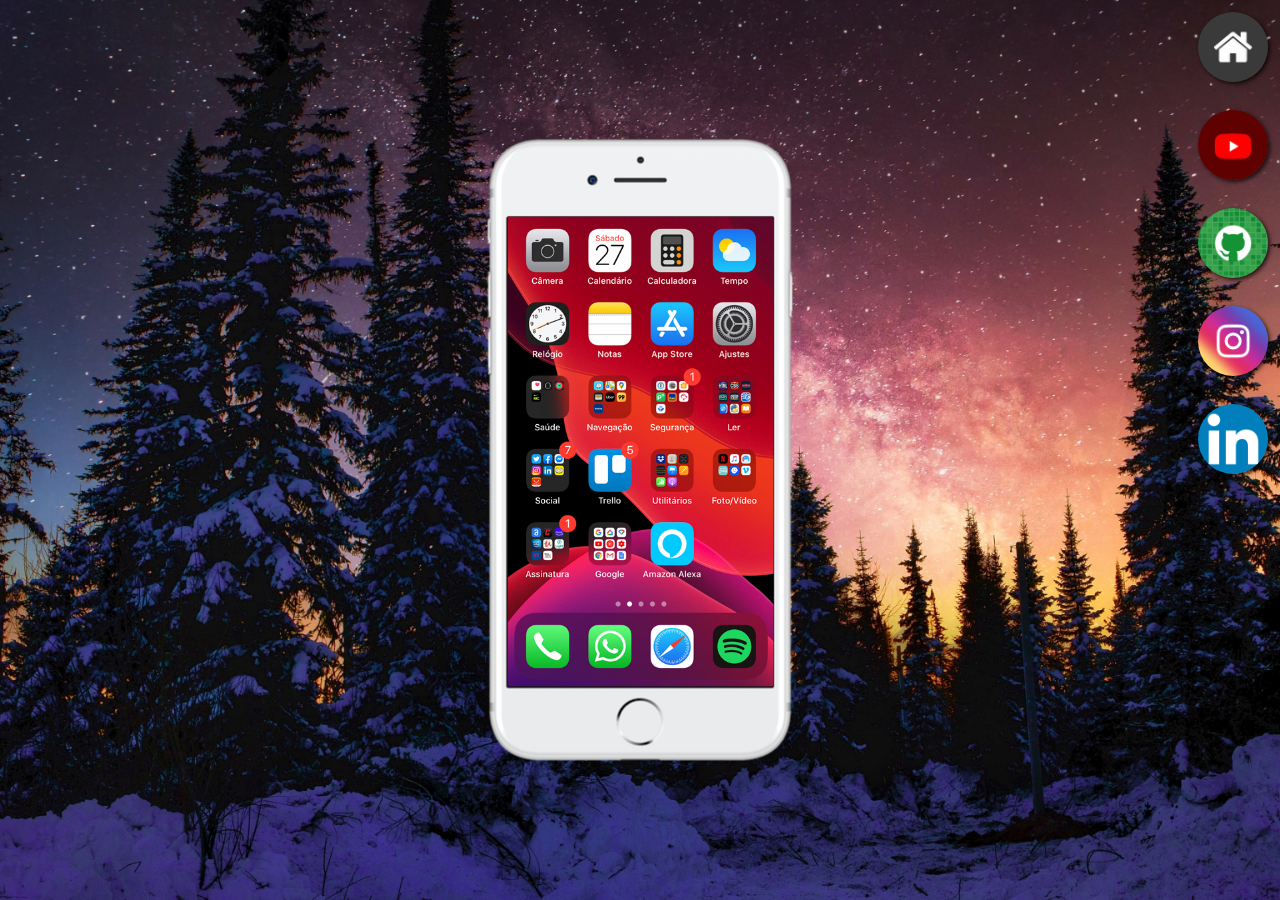
<file: index.html>
<!DOCTYPE html>
<html lang="pt-br">
<head>
    <meta charset="UTF-8">
    <meta name="viewport" content="width=device-width, initial-scale=1.0">
    <title>Projeto Redes Sociais</title>
    <link rel="shortcut icon" href="favicon.ico" type="image/x-icon">
    <link rel="stylesheet" href="estilos/style.css">
</head>
<body>
    <main>
        <section id="telefone">
            <iframe src="home.html" name="tela" id="tela" frameborder="0" name>Seu navegador não é compativel</iframe>
        </section>
        <section id="redes-sociais">
            <a href="home.html" target="tela"> <img src="imagens/logo-home.jpg" alt="Home"></a> <br>
            <a href="youtube.html" target="tela"> <img src="imagens/logo-youtube.jpg" alt="youtube"></a> <br>
            <a href="github.html" target="tela"> <img src="imagens/logo-github.jpg" alt="github"></a> <br>
            <a href="instagram.html" target="tela"> <img src="imagens/logo-instagram.jpg" alt="instagram"></a> <br>
            <a href="twitter.html" target="tela"><img src="imagens/logo-linkedin.png" alt="twitter"></a> <br>
        </section>
    </main>
</body>
</html>
</file>
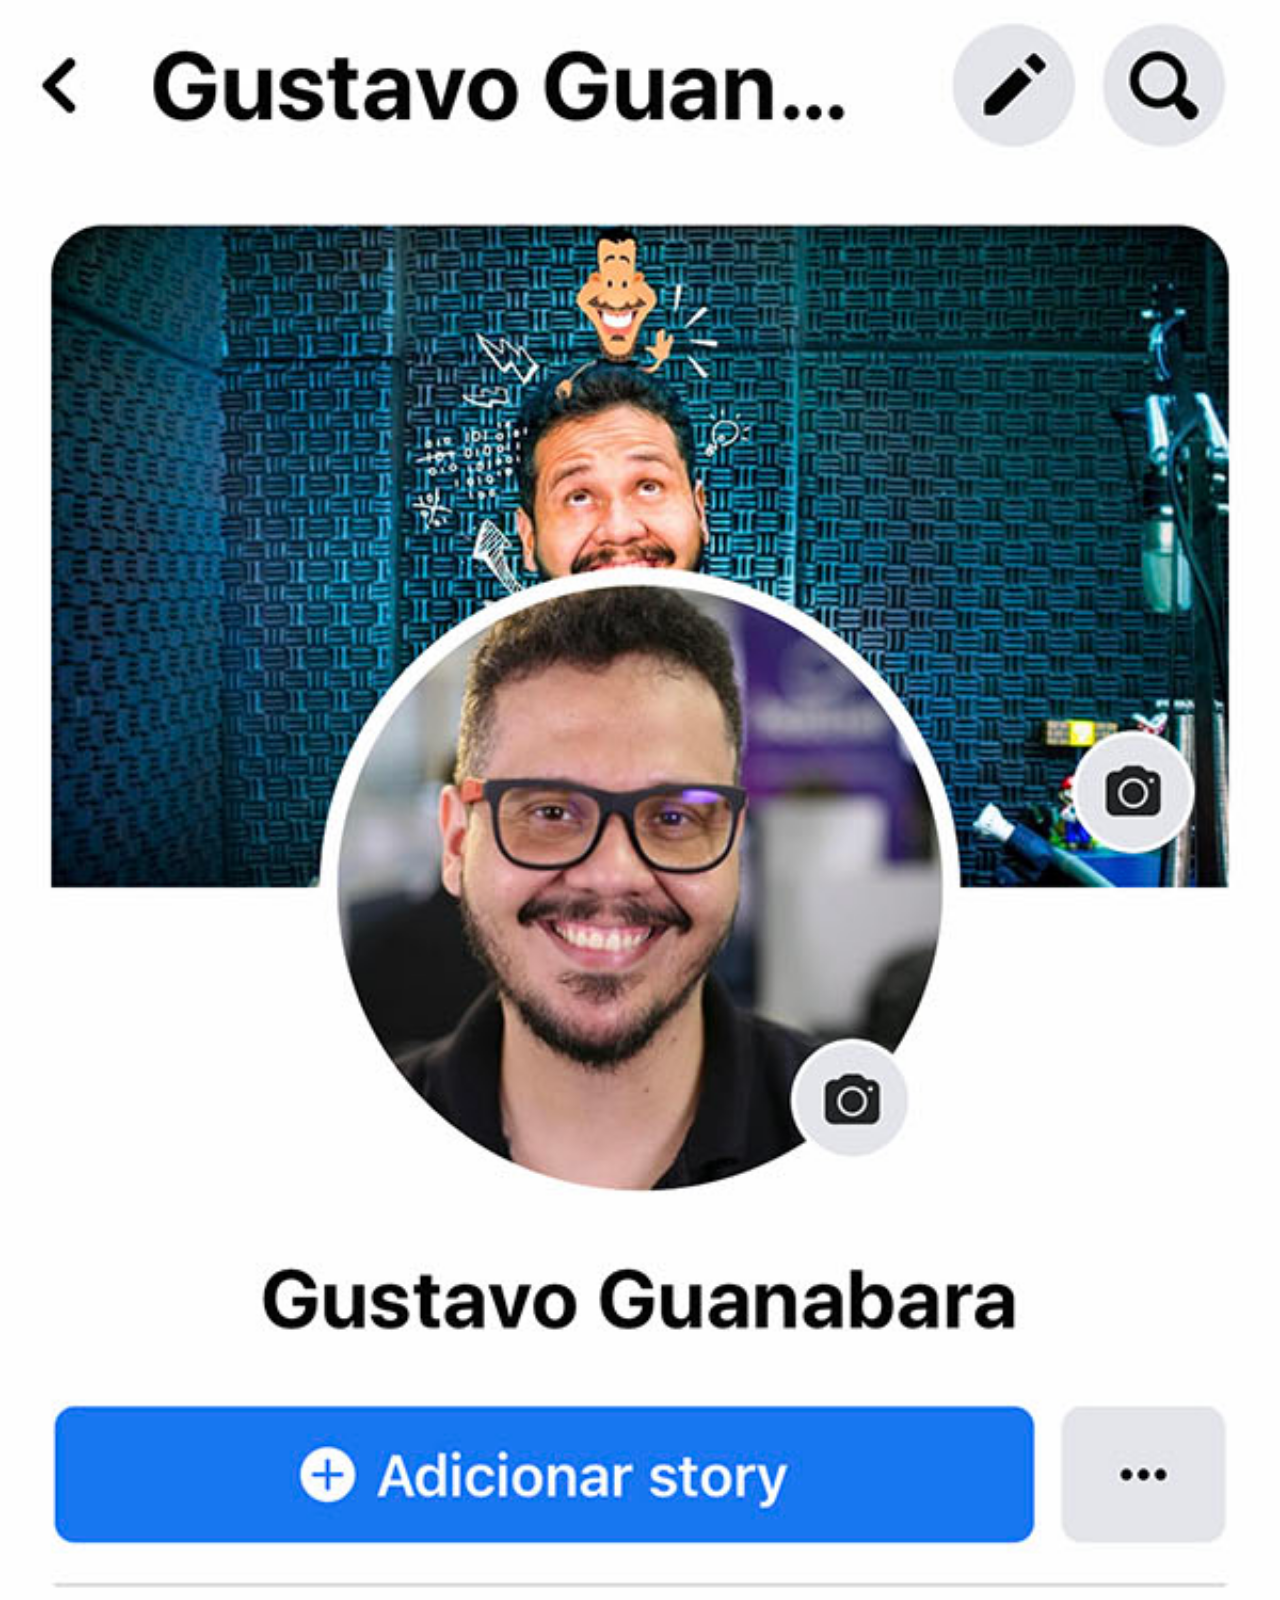
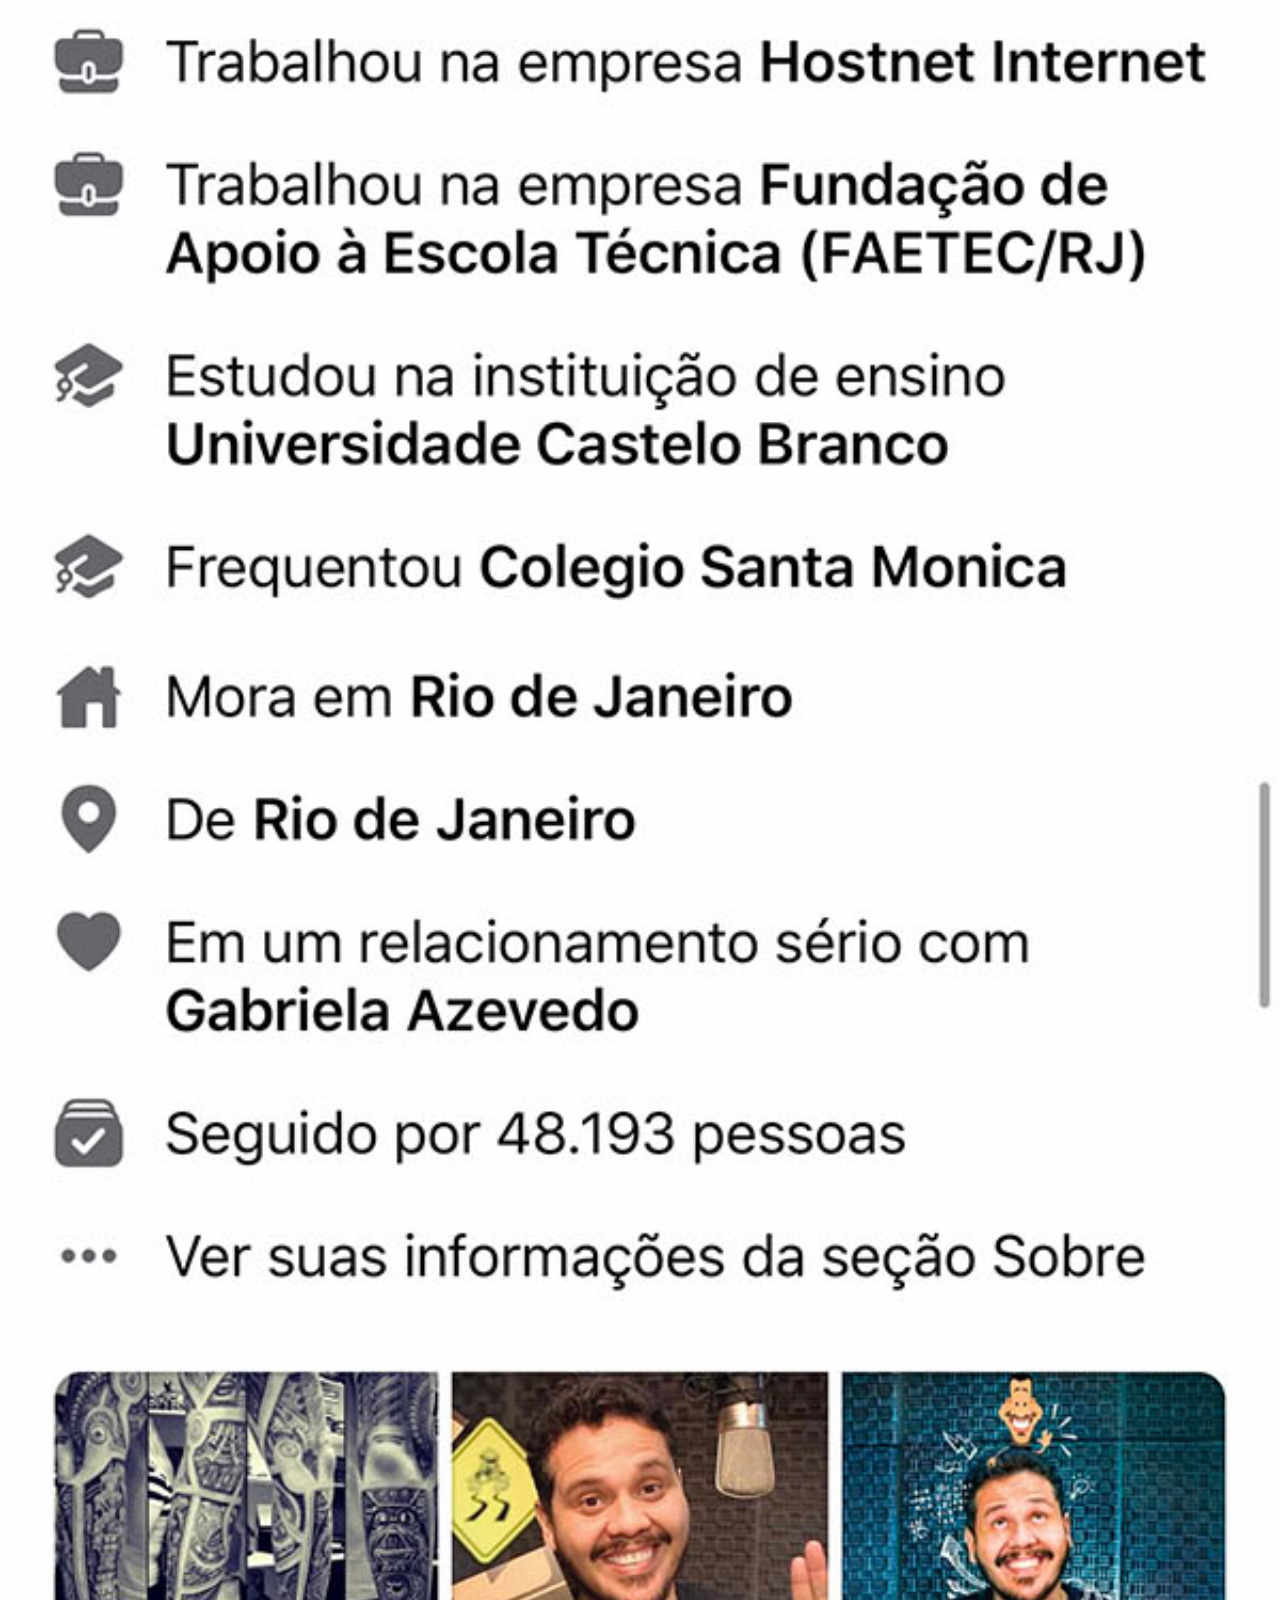
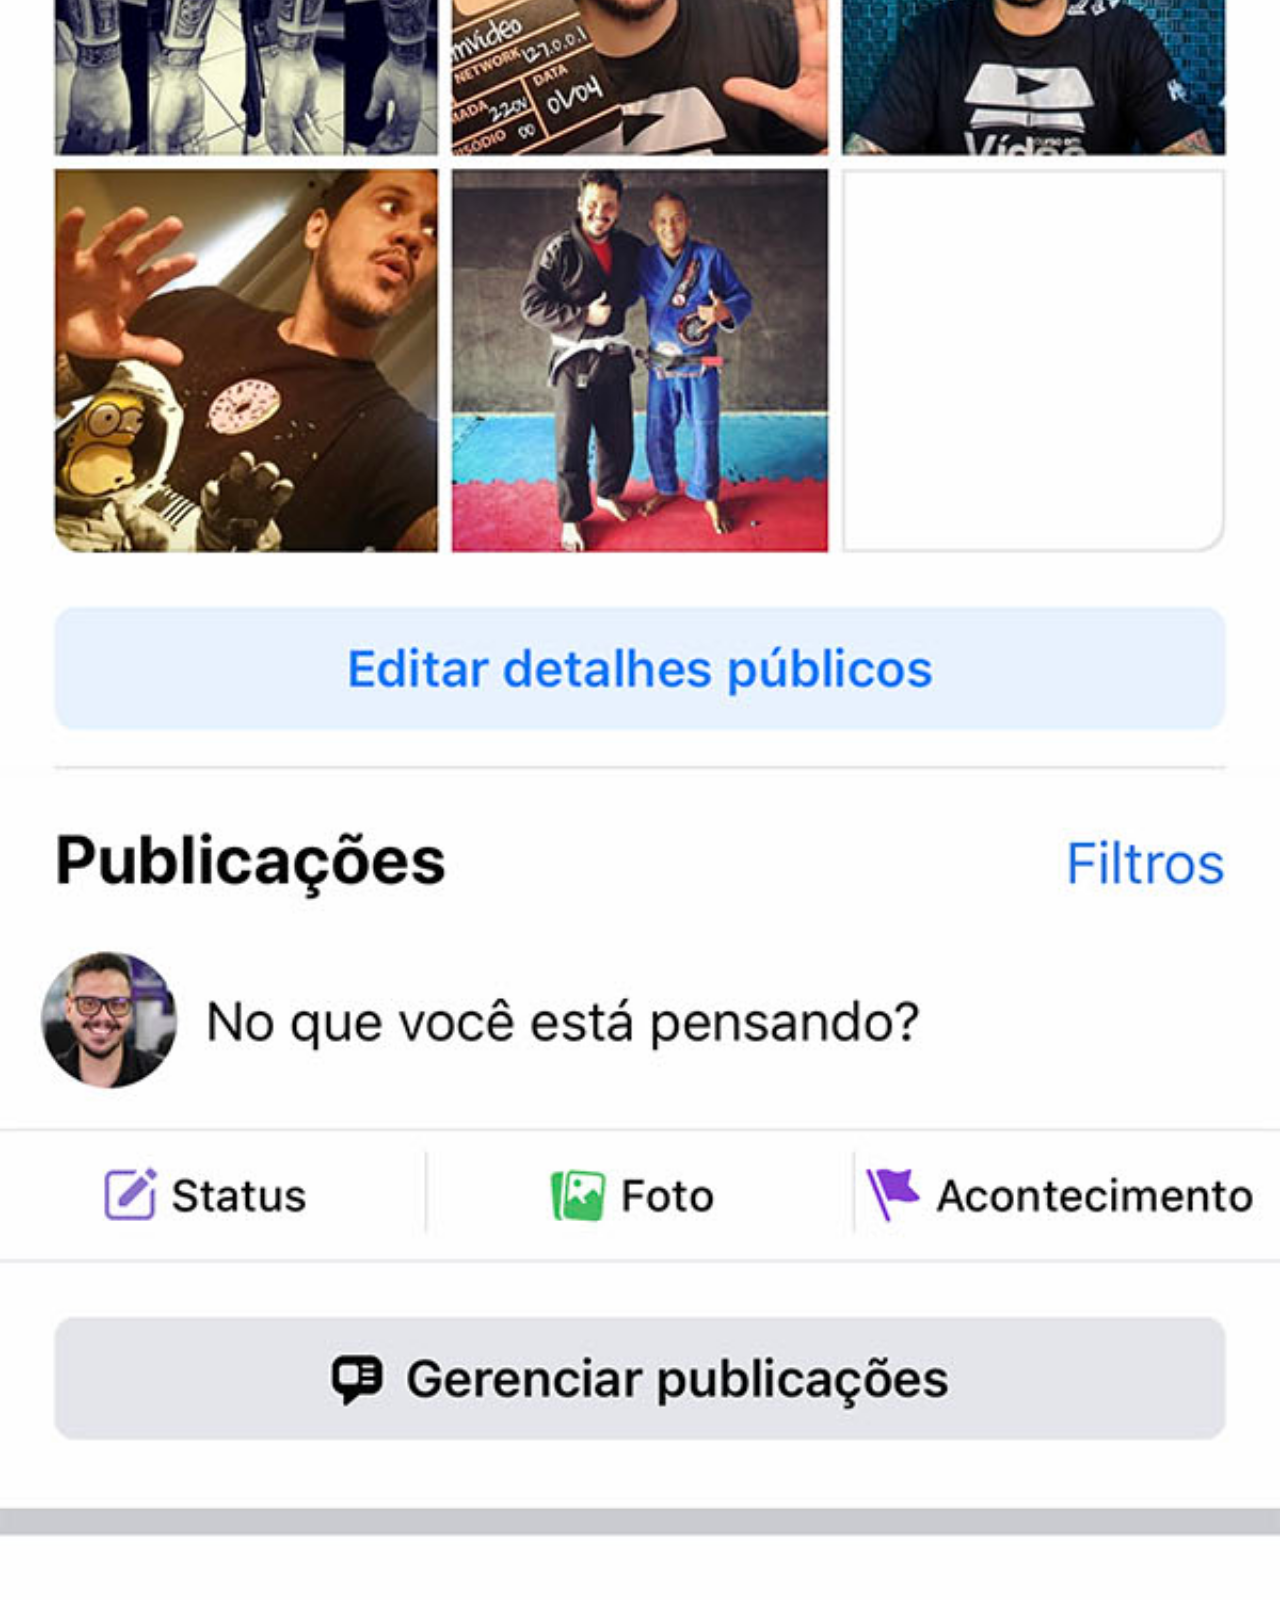
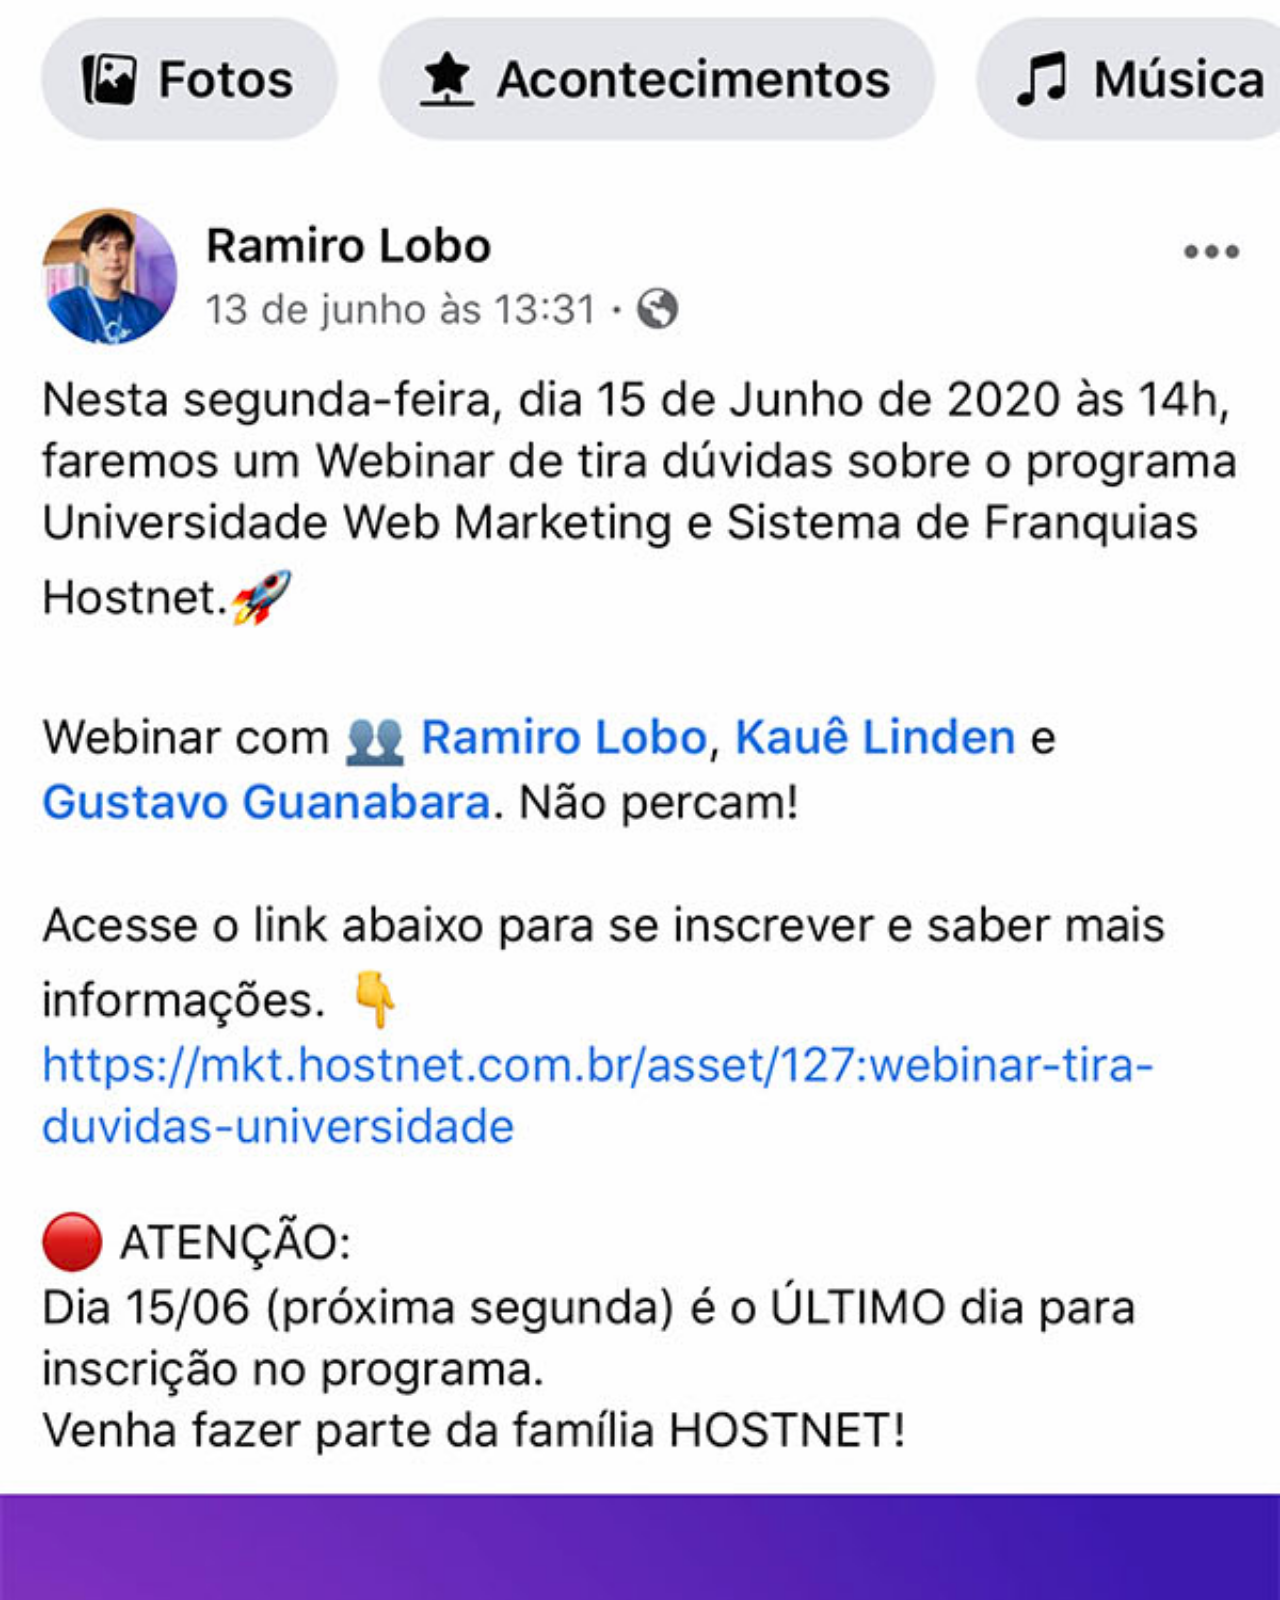
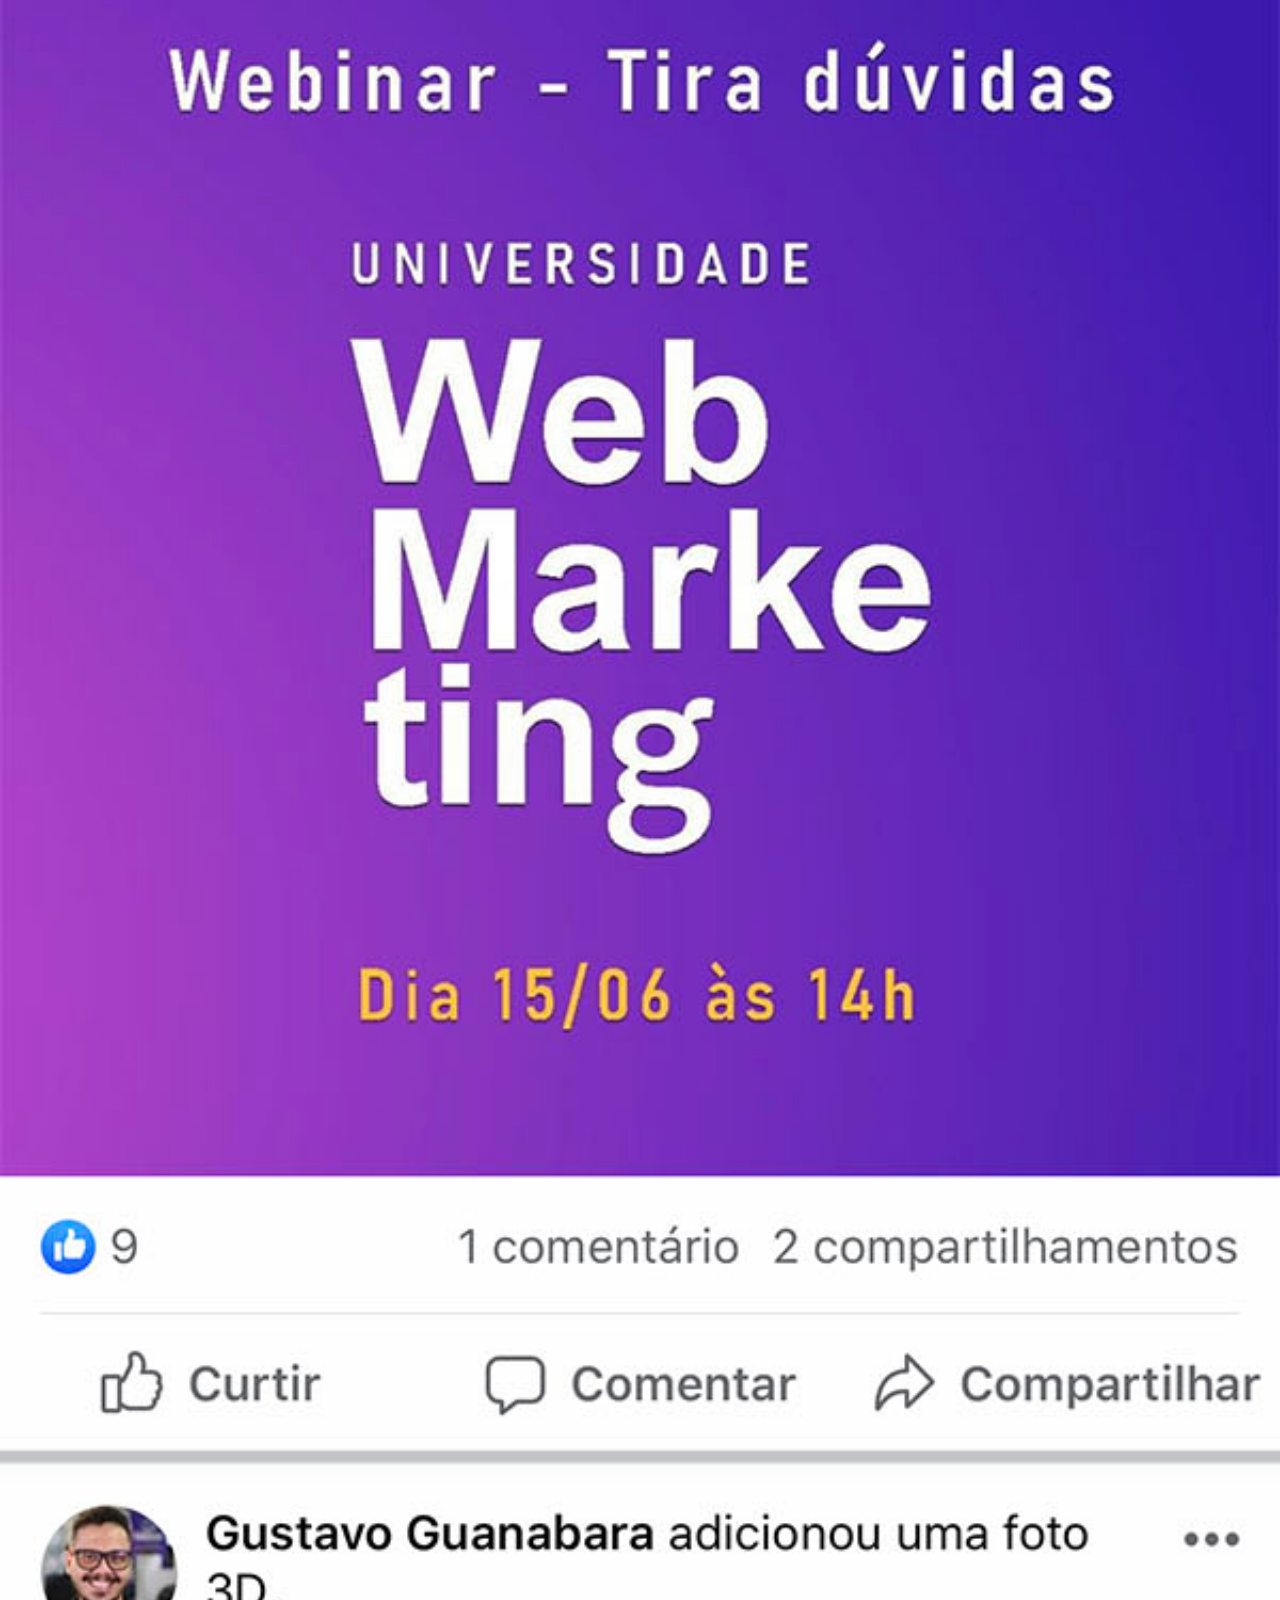
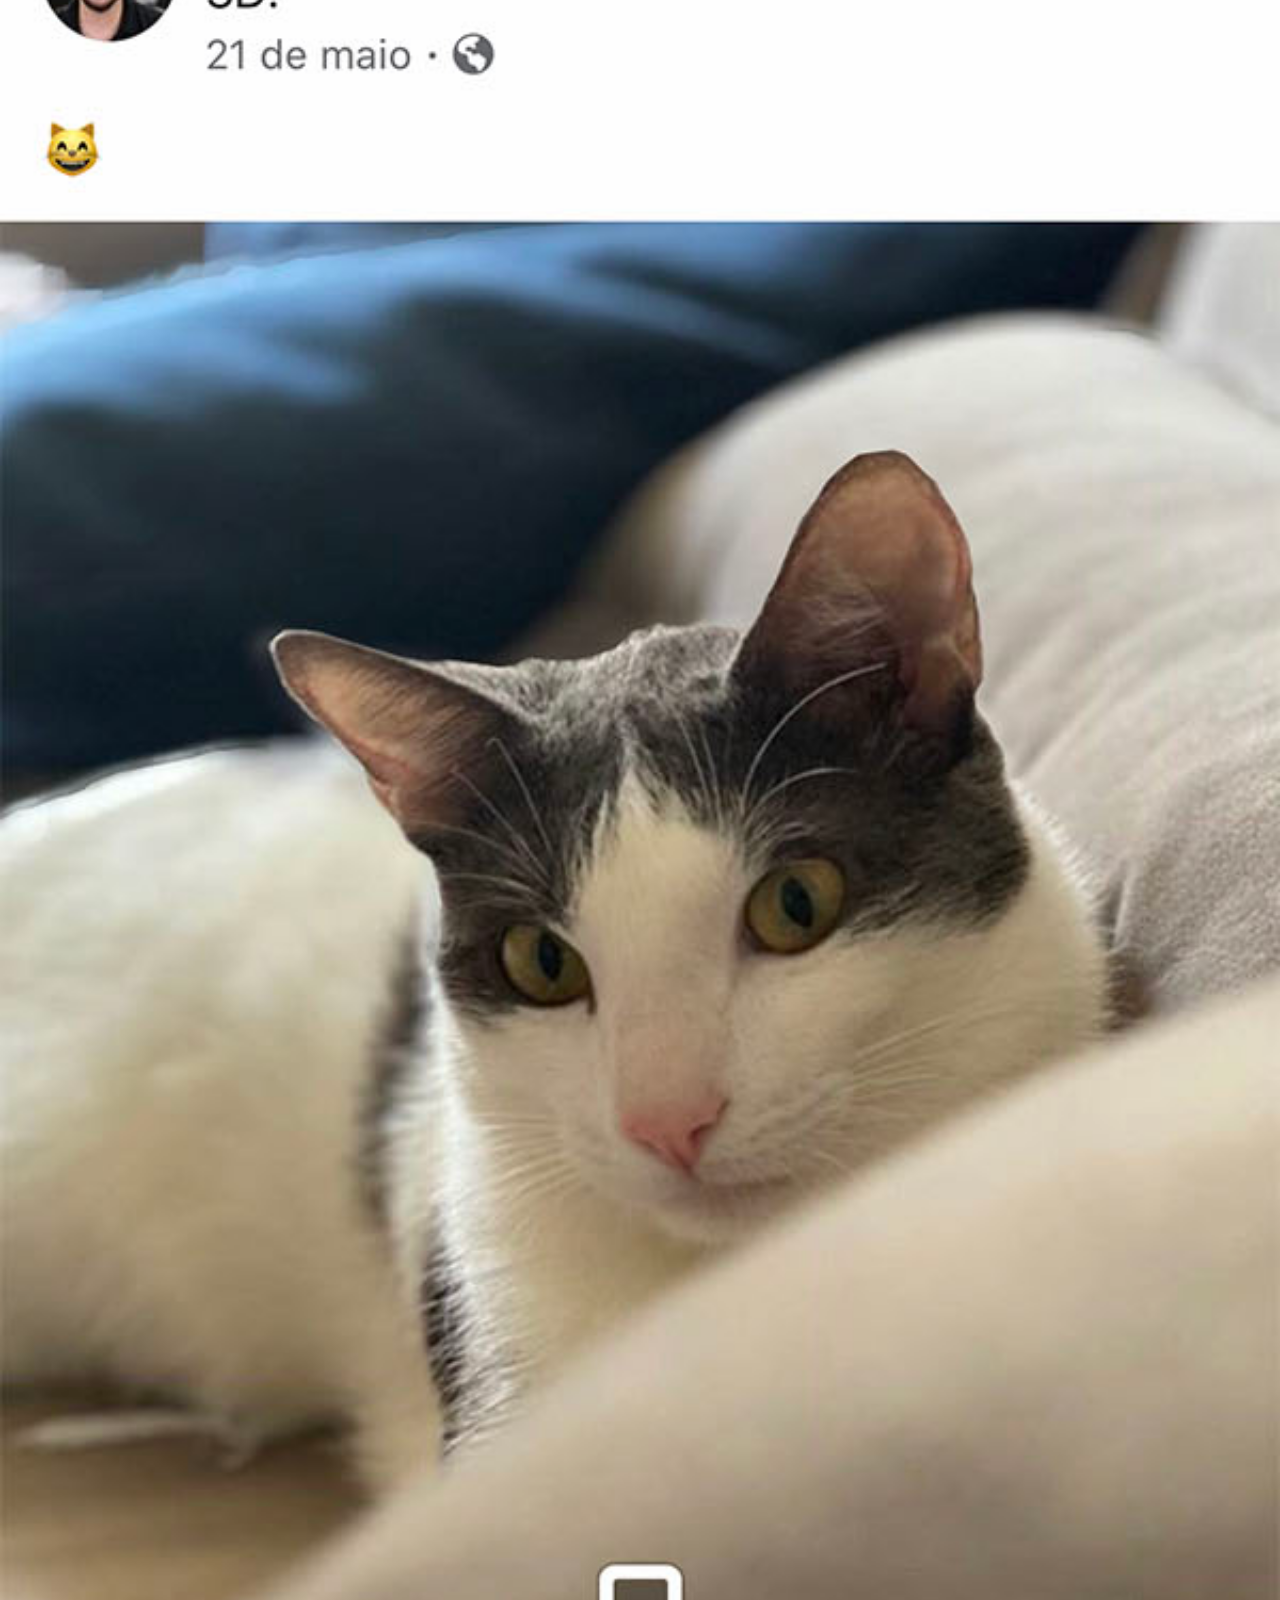
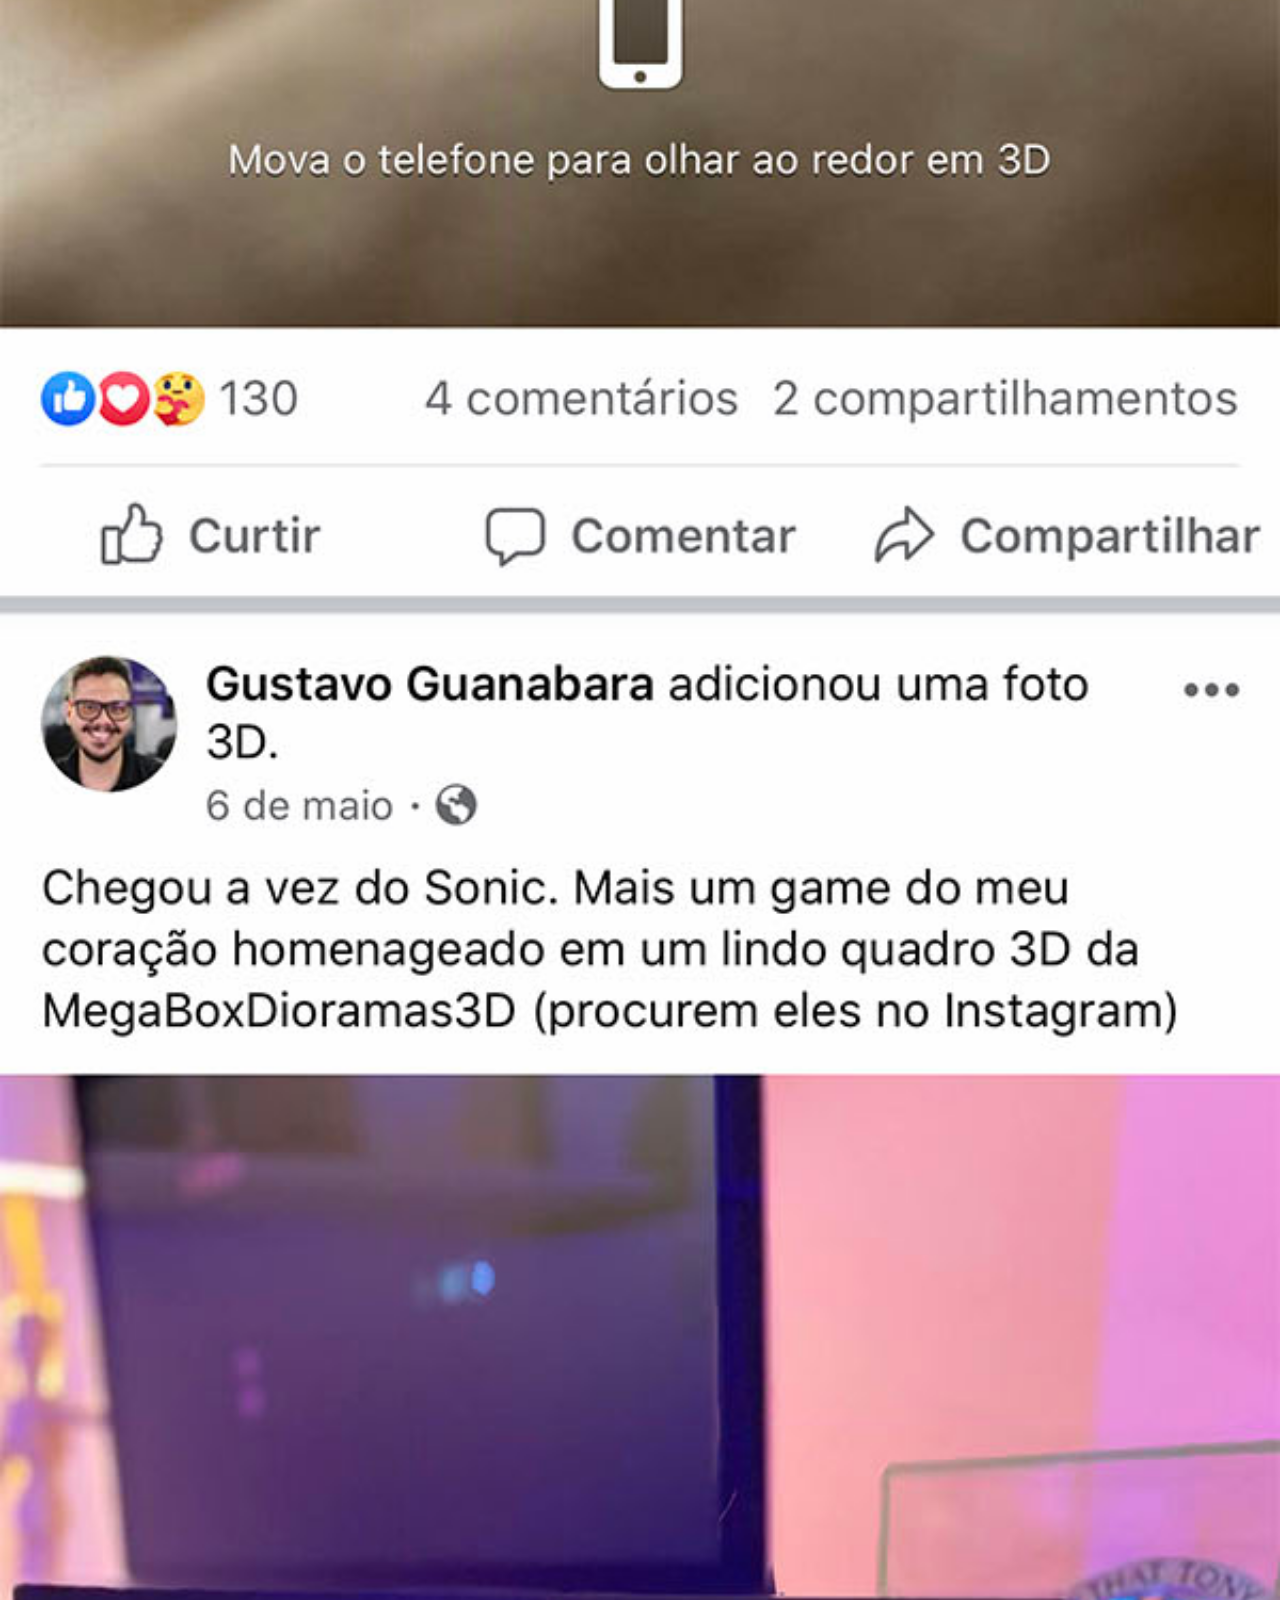
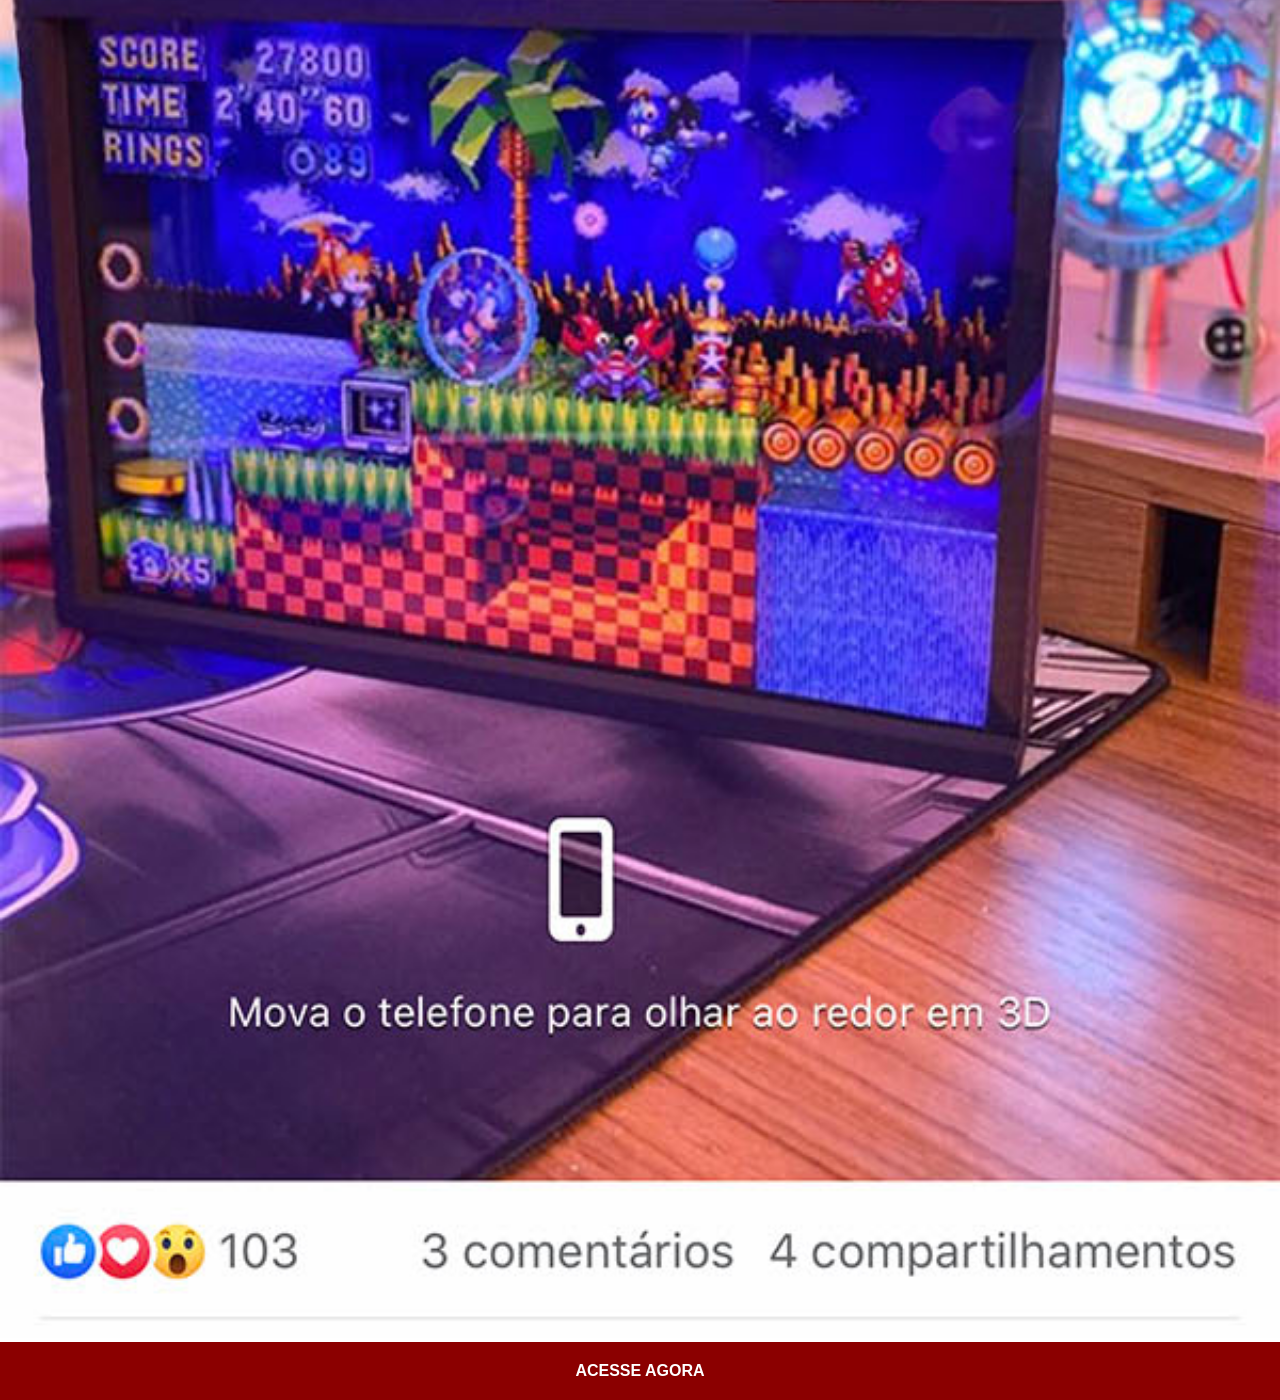
<file: facebook.html>
<!DOCTYPE html>
<html lang="pt-br">
<head>
    <meta charset="UTF-8">
    <meta name="viewport" content="width=device-width, initial-scale=1.0">
    <link rel="stylesheet" href="estilos/sociais.css">
    <title>Facebook</title>
</head>
<body>
    <img src="imagens/tela-facebook.jpg" alt="">
    <a href="http://facebook.com/gustavoguanabara/?locale=pt_BR" target="_blank">ACESSE AGORA</a>
</body>
</html>
</file>
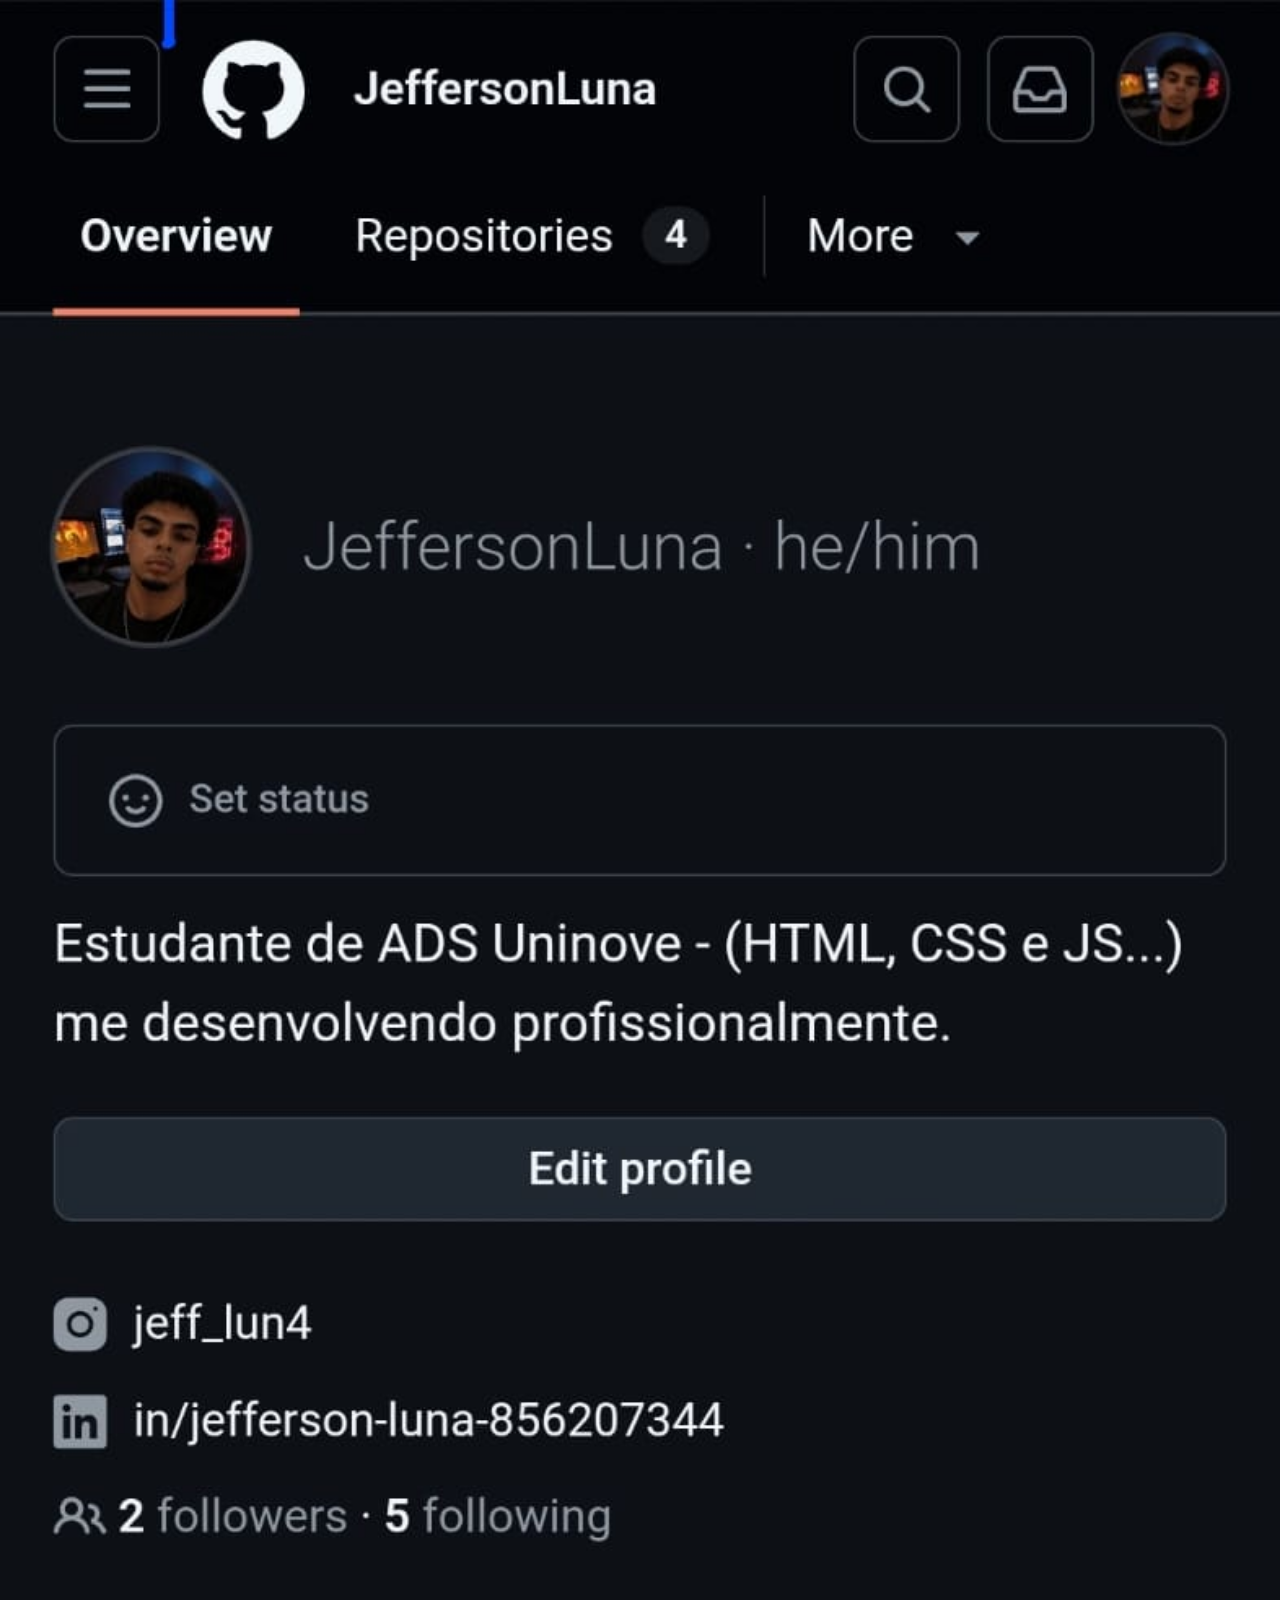
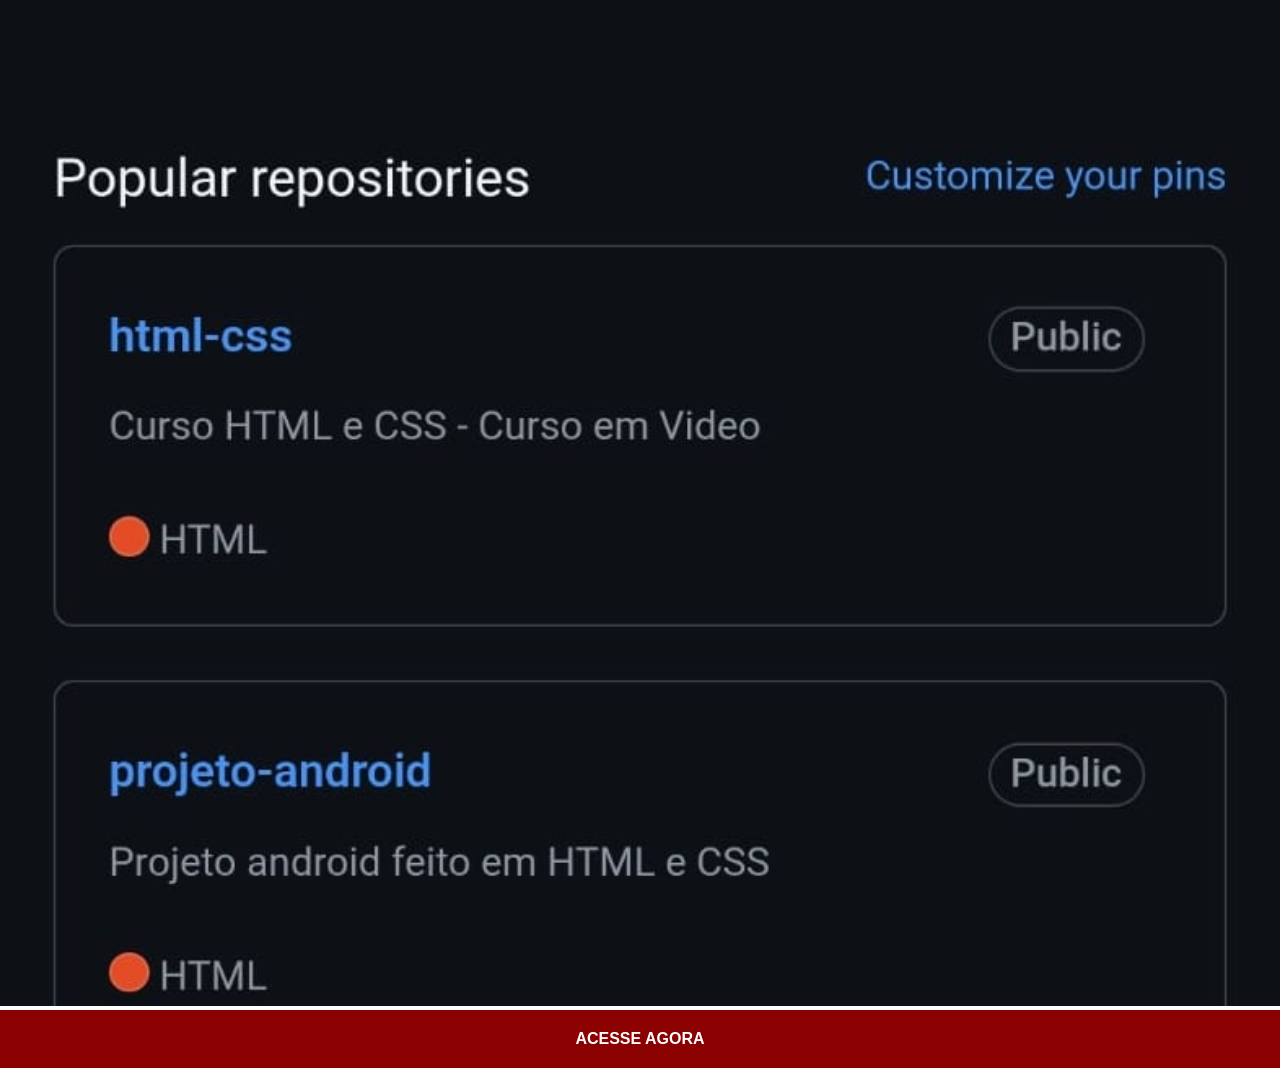
<file: github.html>
<!DOCTYPE html>
<html lang="pt-br">
<head>
    <meta charset="UTF-8">
    <meta name="viewport" content="width=device-width, initial-scale=1.0">
    <title>Github</title>
    <style>
        * {
            padding: 0px;
            margin: 0px;
            font-family: Arial, Helvetica, sans-serif;
        }
        ::-webkit-scrollbar{
            width: 0px;
            height: 0px;
            }
        img {
            width: 100vw;
        }
        a {
            display: block;
            background-color: darkred;
            text-align: center;
            font-weight: bolder;
            text-decoration: none;
            color: white;
            padding: 20px;
            font-size: 16px;
        }
    </style>
</head>
<body>
    <img src="imagens/tela-github1.jpeg" alt="Github">
    <a href="https://github.com/JeffersonLuna" target="_blank">ACESSE AGORA</a>
</body>
</html>
</file>
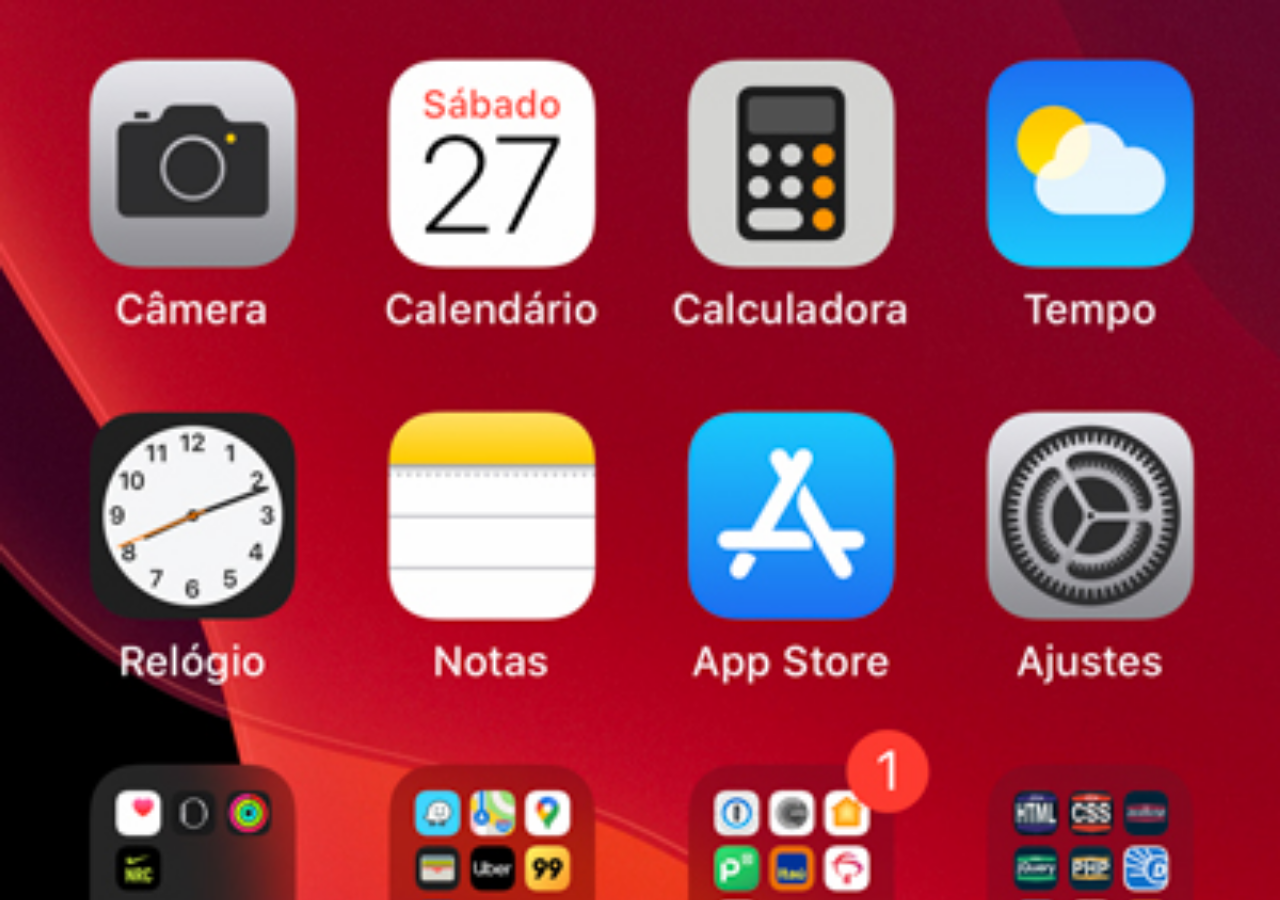
<file: home.html>
<!DOCTYPE html>
<html lang="pt-br">
<head>
    <meta charset="UTF-8">
    <meta name="viewport" content="width=device-width, initial-scale=1.0">
    <title>Home</title>
    <style>
        * {
            margin: 0px;
            padding: 0px;
        }
        body {
            height: 100vh;
            width: 100vw;
            background-color: black;
            background-image: url('imagens/tela-home.jpg');
            background-repeat: no-repeat;
            background-position: top center;
            background-size: cover;

        }
    </style>
</head>
<body>
    
</body>
</html>
</file>
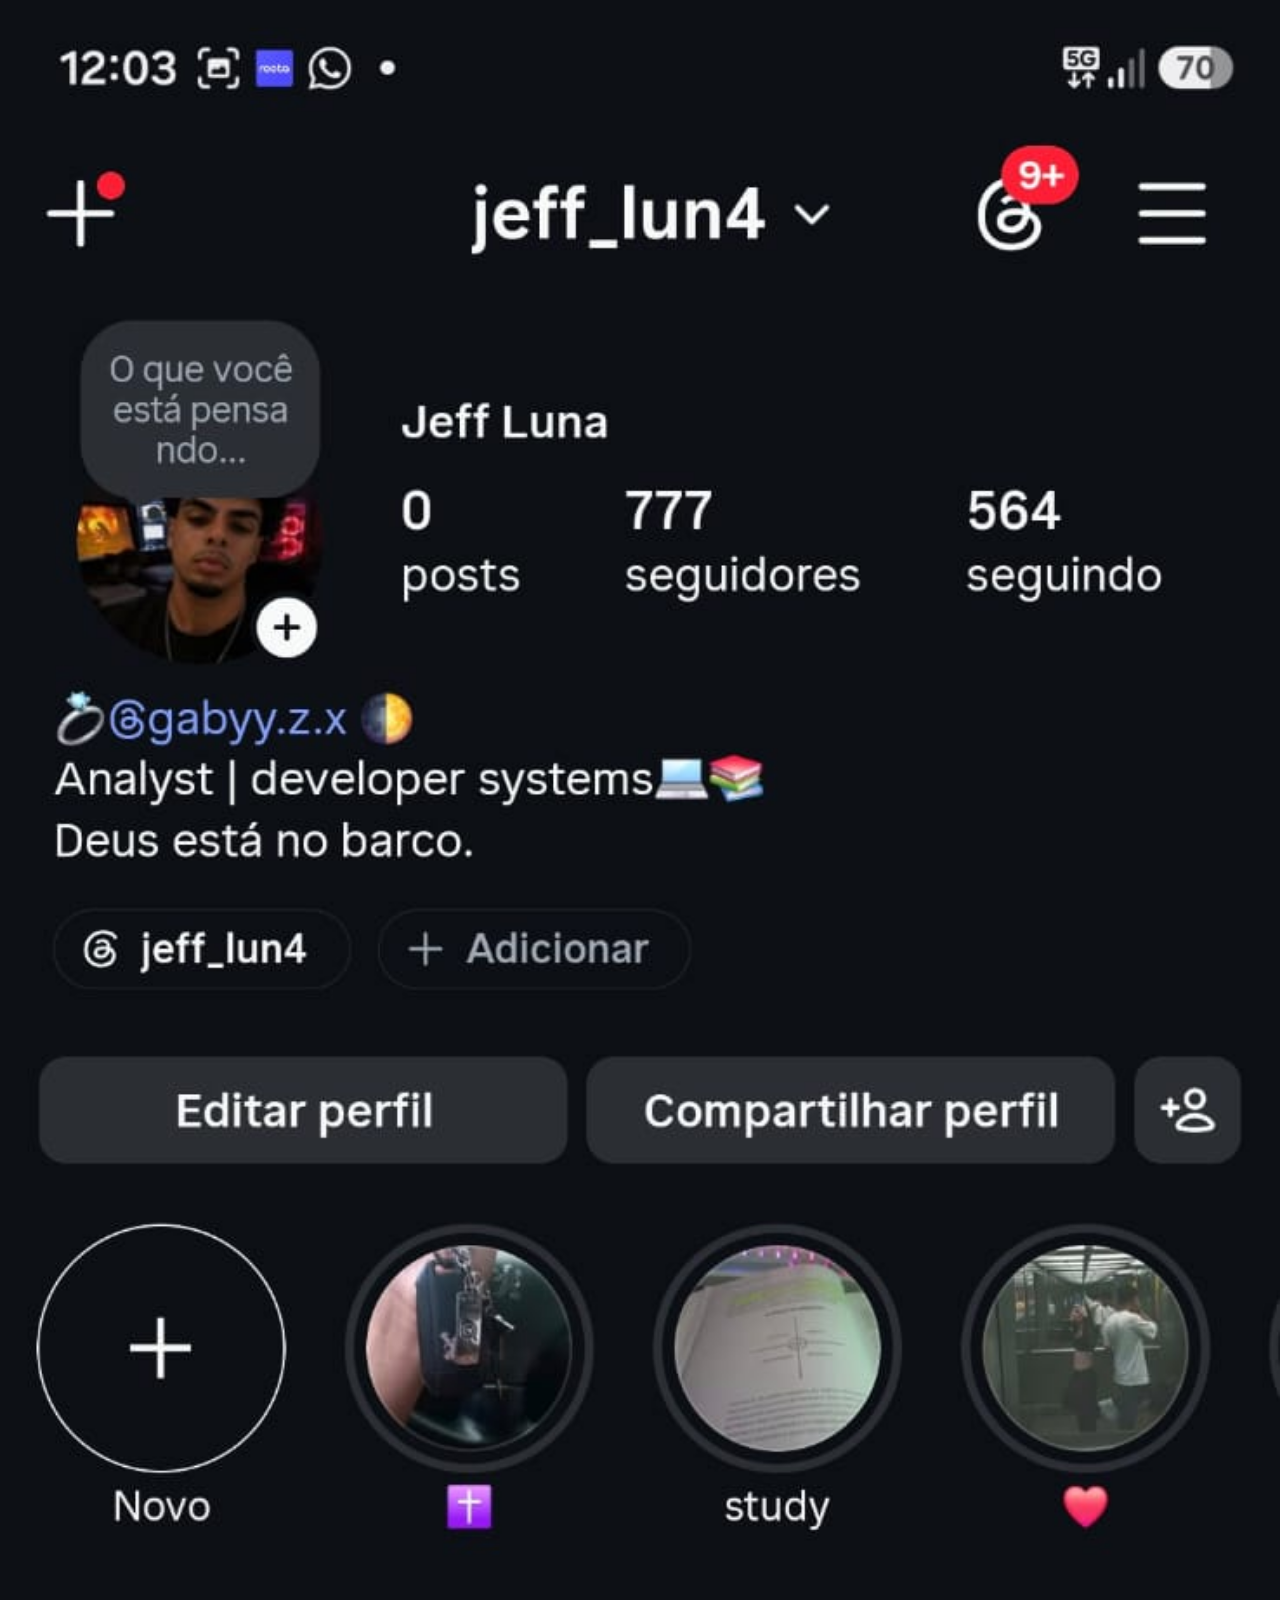
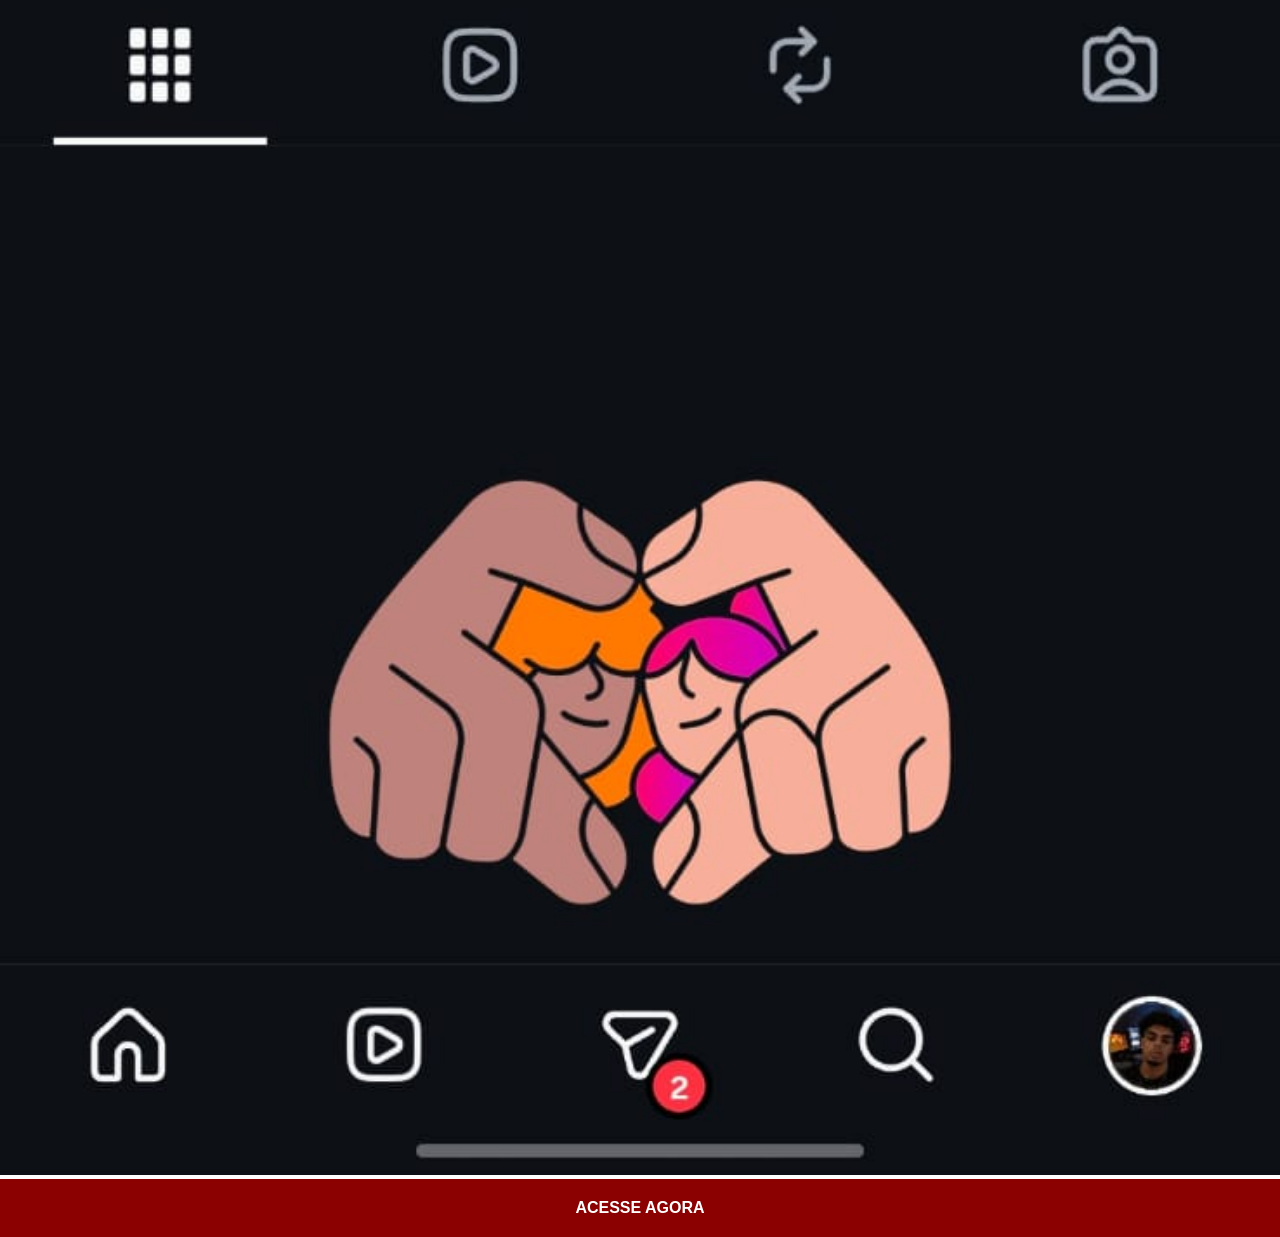
<file: instagram.html>
<!DOCTYPE html>
<html lang="pt-br">
<head>
    <meta charset="UTF-8">
    <meta name="viewport" content="width=device-width, initial-scale=1.0">
    <title>Instagram</title>
    <link rel="stylesheet" href="estilos/sociais.css">
</head>
<body>
    <img src="imagens/tela-instagram1.jpeg" alt="Instagram">
    <a href="https://www.instagram.com/jeff_lun4/" target="_blank">ACESSE AGORA</a>
</body>
</html>
</file>
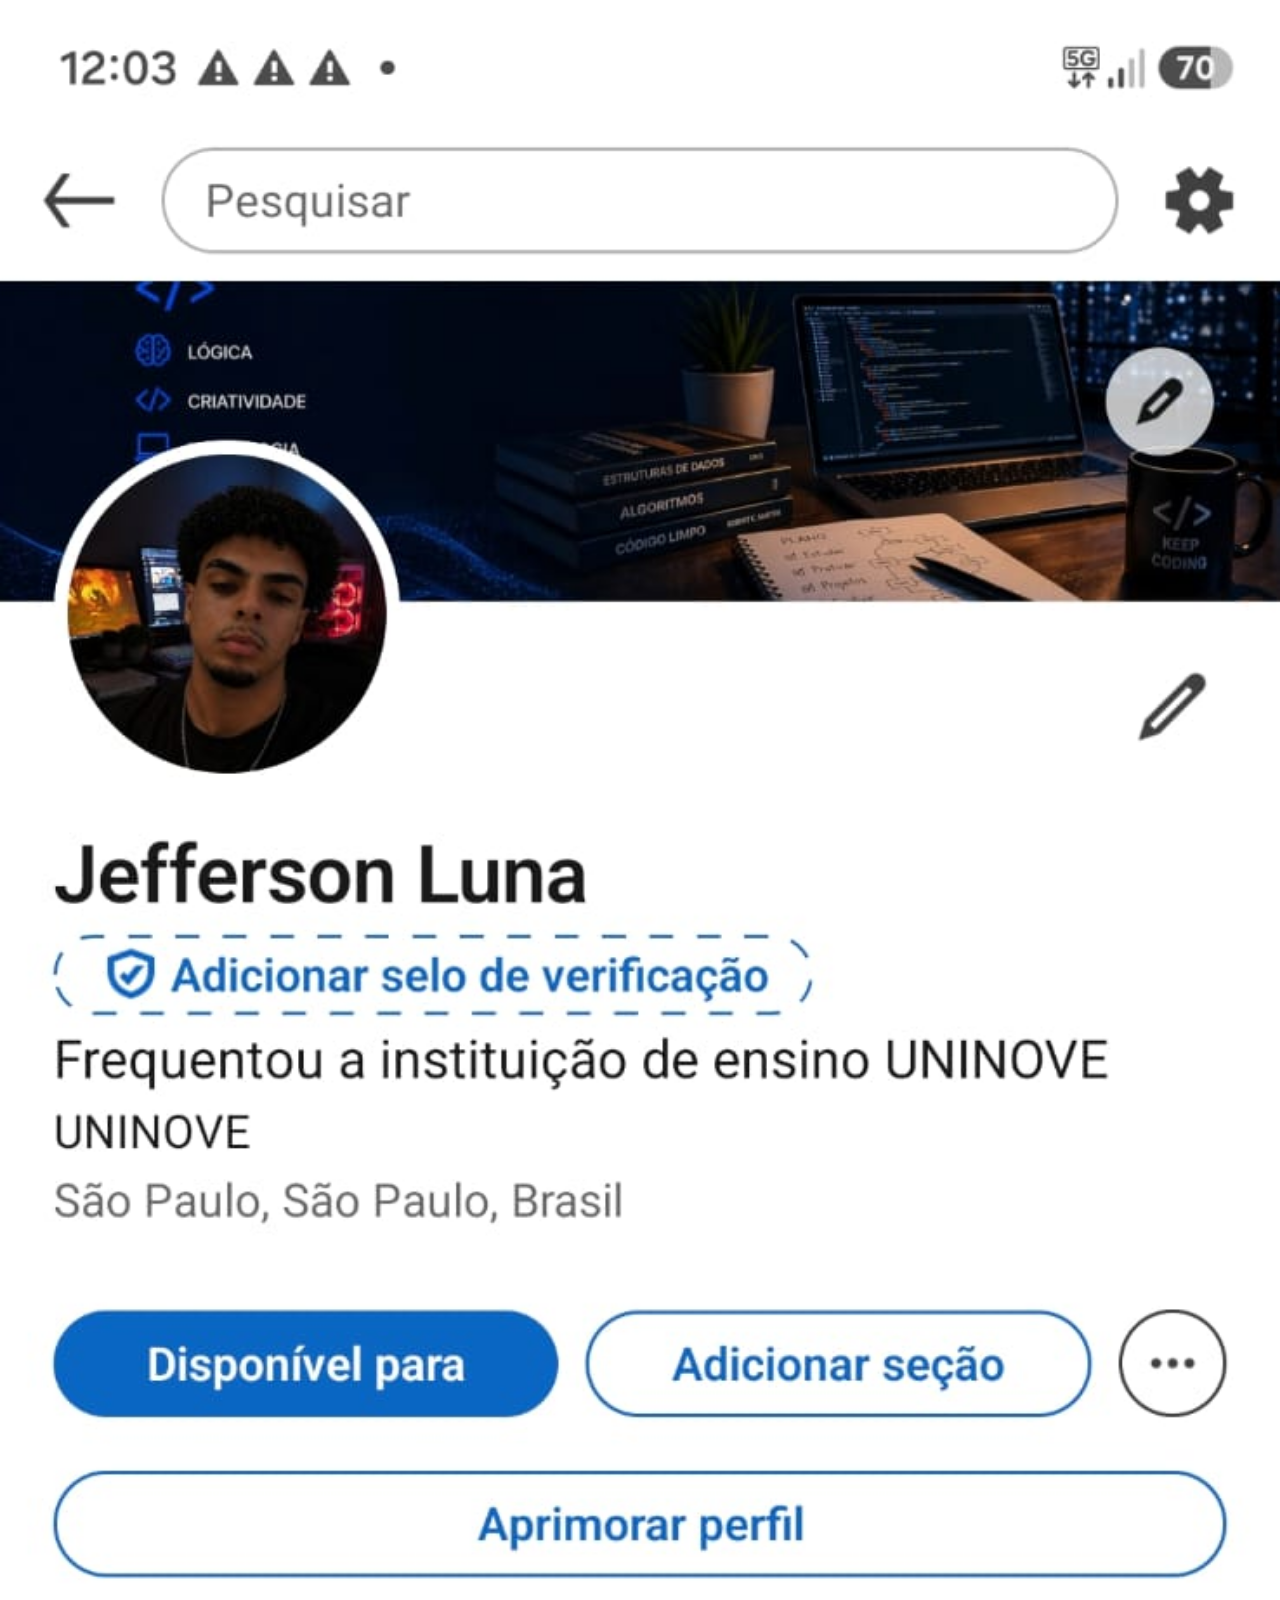
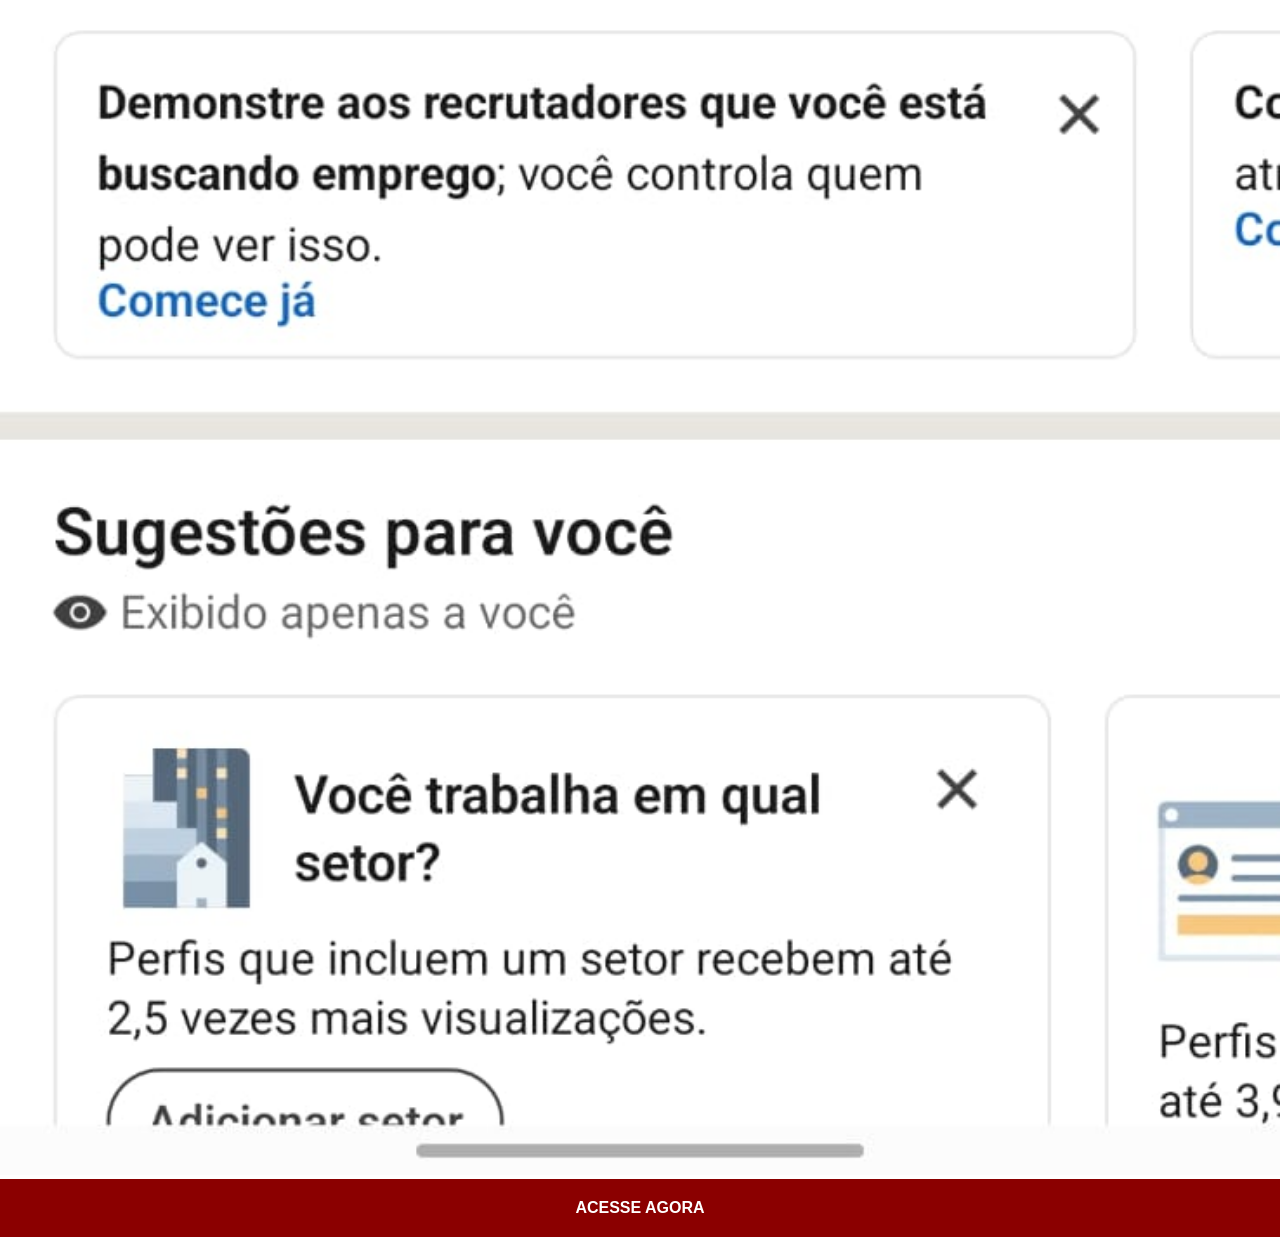
<file: twitter.html>
<!DOCTYPE html>
<html lang="pt-br">
<head>
    <meta charset="UTF-8">
    <meta name="viewport" content="width=device-width, initial-scale=1.0">
    <link rel="stylesheet" href="estilos/sociais.css">
    <title>Twitter</title>
</head>
<body>
    <img src="imagens/tela-linkedin.jpeg" alt="Twitter">
    <a href="https://www.linkedin.com/in/jefferson-luna-856207344/" target="_blank">ACESSE AGORA</a>
</body>
</html>
</file>
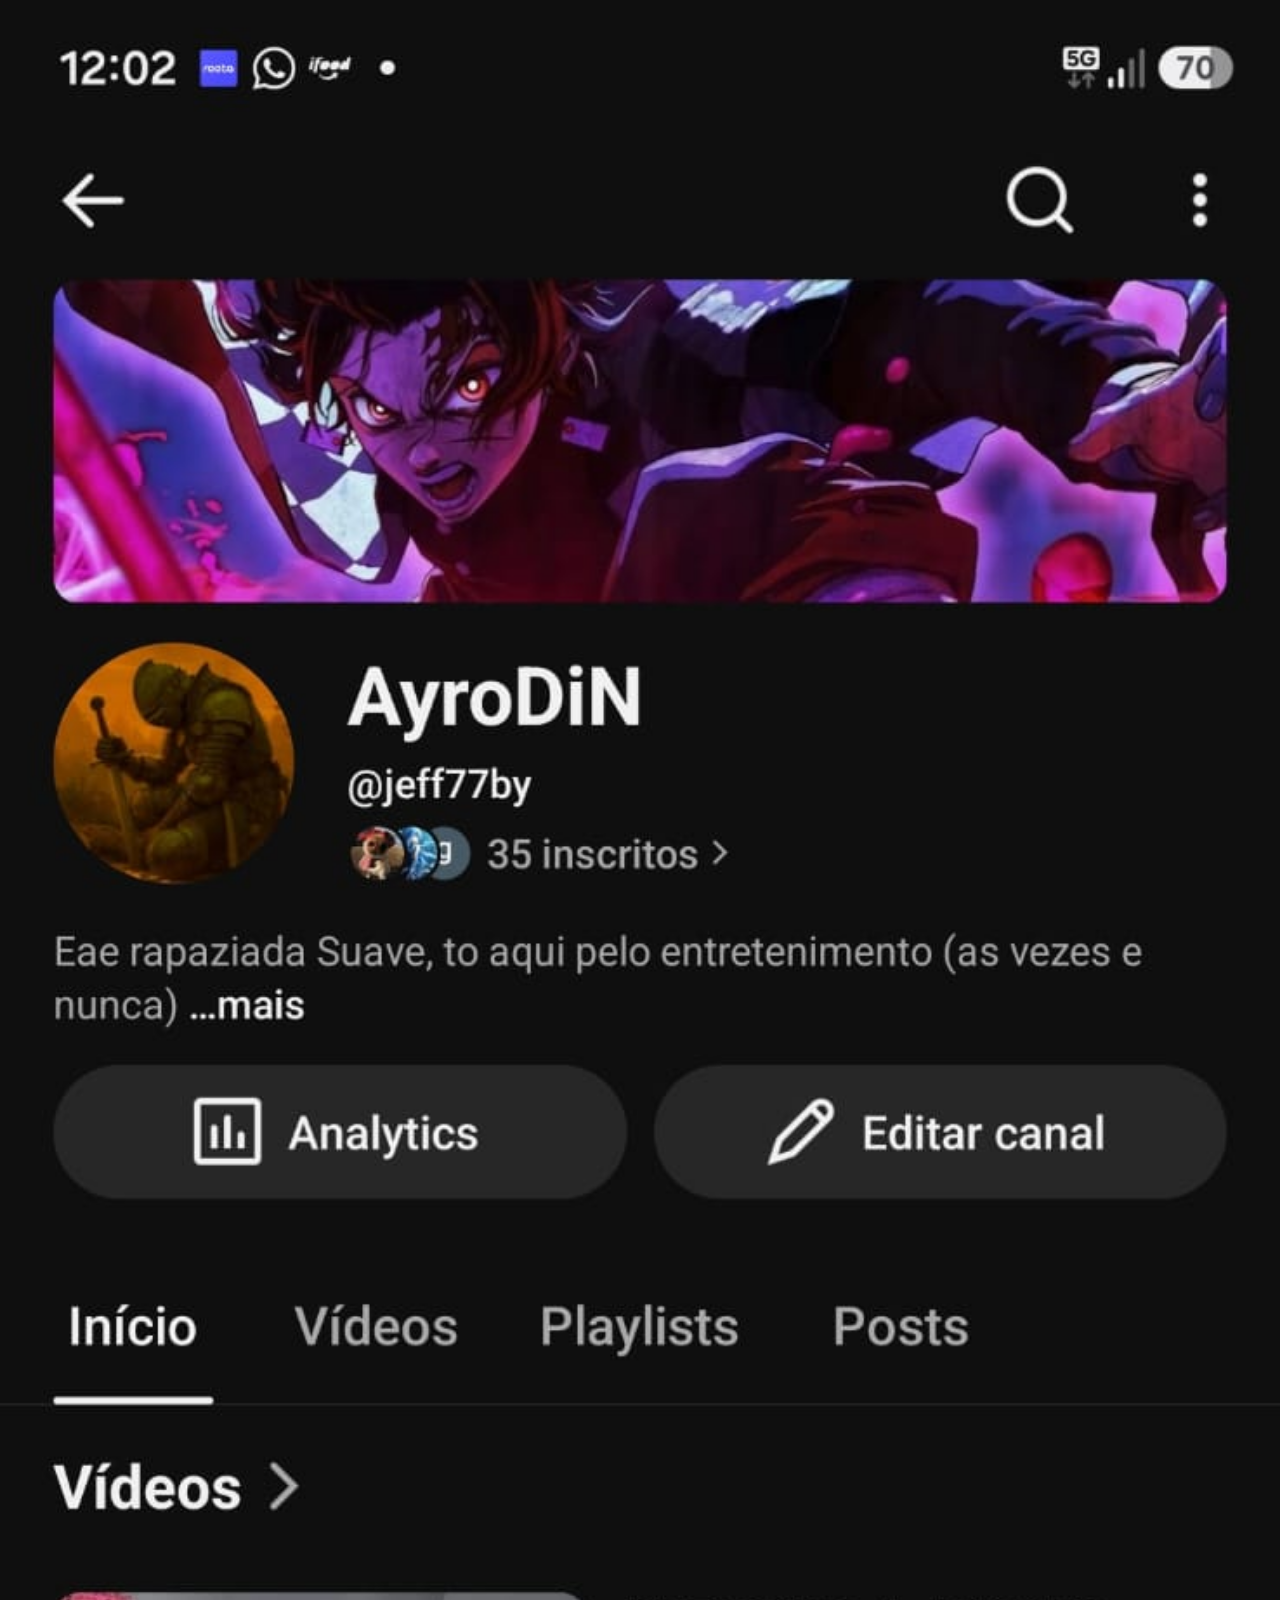
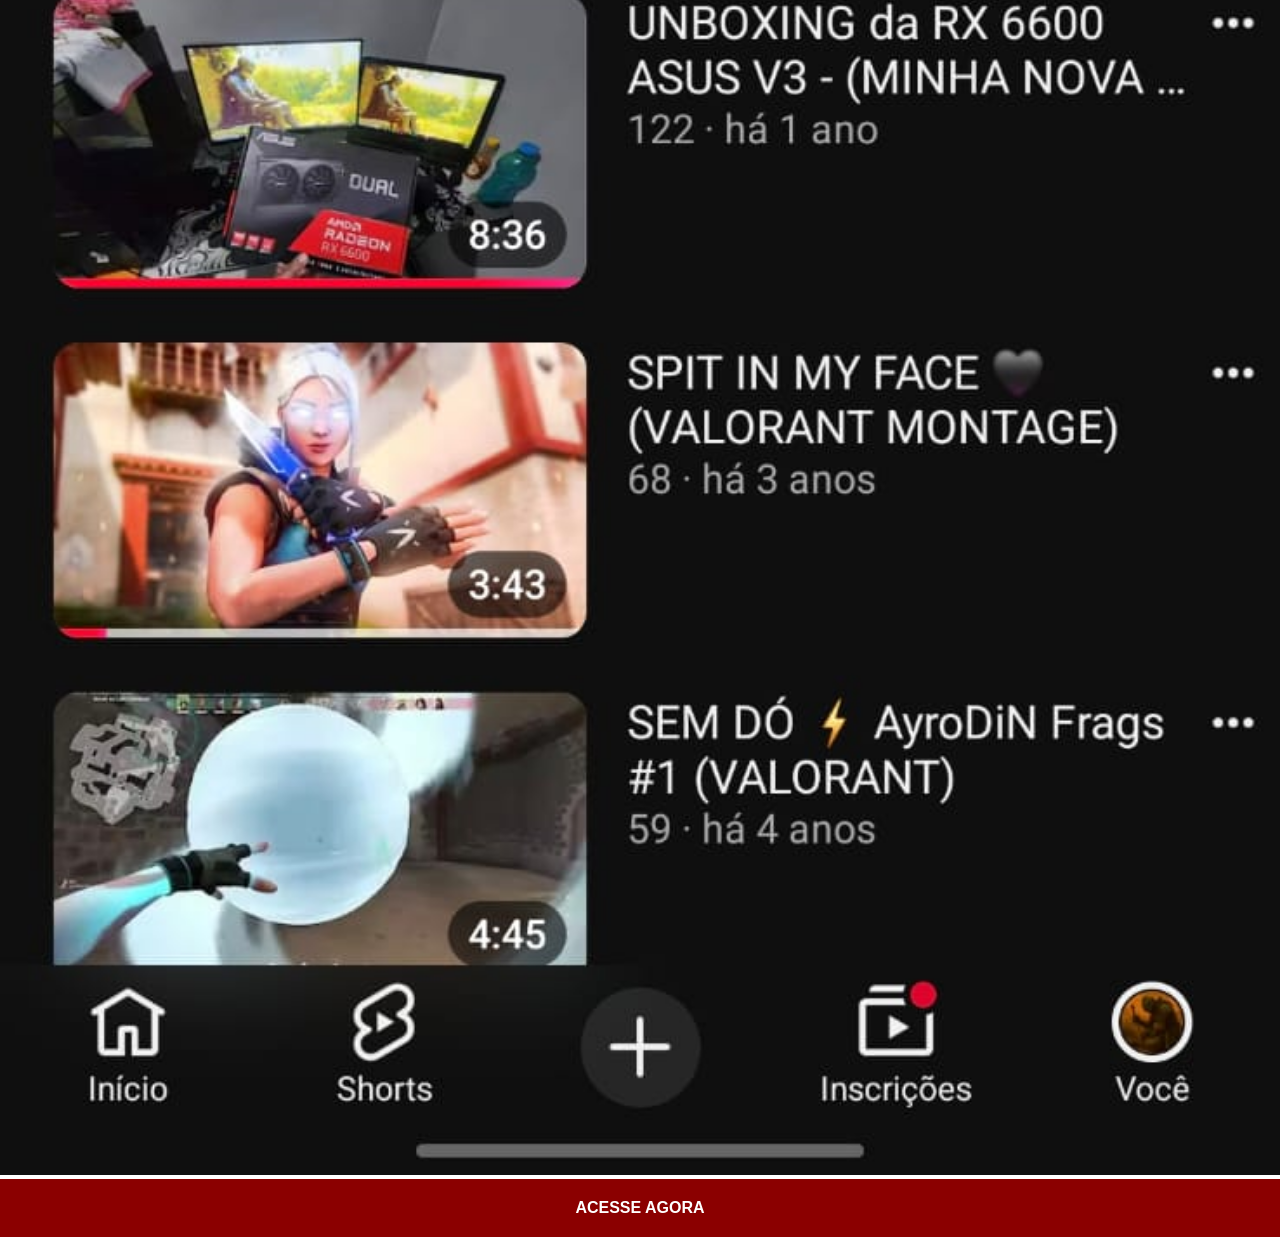
<file: youtube.html>
<!DOCTYPE html>
<html lang="pt-br">
<head>
    <meta charset="UTF-8">
    <meta name="viewport" content="width=device-width, initial-scale=1.0">
    <title>Youtube</title>
    <link rel="stylesheet" href="estilos/sociais.css">
</head>
<body>
    <img src="imagens/tela-youtube1.jpeg" alt="Youtube">
    <a href="https://www.youtube.com/@jeff77by" target="_blank"> ACESSE AGORA</a>
</body>
</html>
</file>
<file: estilos/style.css>
* {
    margin: 0px;
    padding: 0px;
    font-family: Arial, Helvetica, sans-serif;
}
html, body {
    height:100vh;
    width: 100vw;
    background-color: black;
}
body {
    background-image: url('../imagens/fundo-snowfall.jpg');
    background-repeat: no-repeat;
    background-position: top center;
    background-size: cover;
}
main {
    height: 100vh;
    position: relative;

}
section#telefone {
    height: 627px;
    width: 311px;
    margin: auto;
    position: absolute;
    top: 50%;
    left: 50%;
    transform: translate(-50%, -50%);
    background-image: url(../imagens/frame-iphone.png);
    background-repeat: no-repeat;
    background-size: contain;
}
iframe#tela {
    height: 470px;
    width: 266px;
    position: relative;
    top: 50.3%;
    left: 45.3%;
    transform: translate(-44.3%, -50%);
}
section#redes-sociais {
    text-align: right;
}
section#redes-sociais img {
    width: 70px;
    margin: 12px;
    border-radius: 50px;
    box-shadow: 2px 2px 4px rgba(0, 0, 0, 0.747);
    
}
section#redes-sociais img:hover {
    border: 3.5px solid rgba(255, 255, 255, 0.712);
    transform: translate(-3px, -3px);
    box-shadow: 5px 5px 8px rgba(0, 0, 0, 0.719);
    transition: transform 0.5s, border 1s;
}
</file>
<file: estilos/sociais.css>
* {
            padding: 0px;
            margin: 0px;
            font-family: Arial, Helvetica, sans-serif;
        }
        ::-webkit-scrollbar {
            width: 0px;
            height: 0px;
        }
        img {
            width: 100vw;
        }
        a {
            display: block;
            background-color: darkred;
            padding: 20px;
            text-align: center;
            font-weight: bolder;
            text-decoration: none;
            color: white;
            font-size: 16px;
        }
</file>
